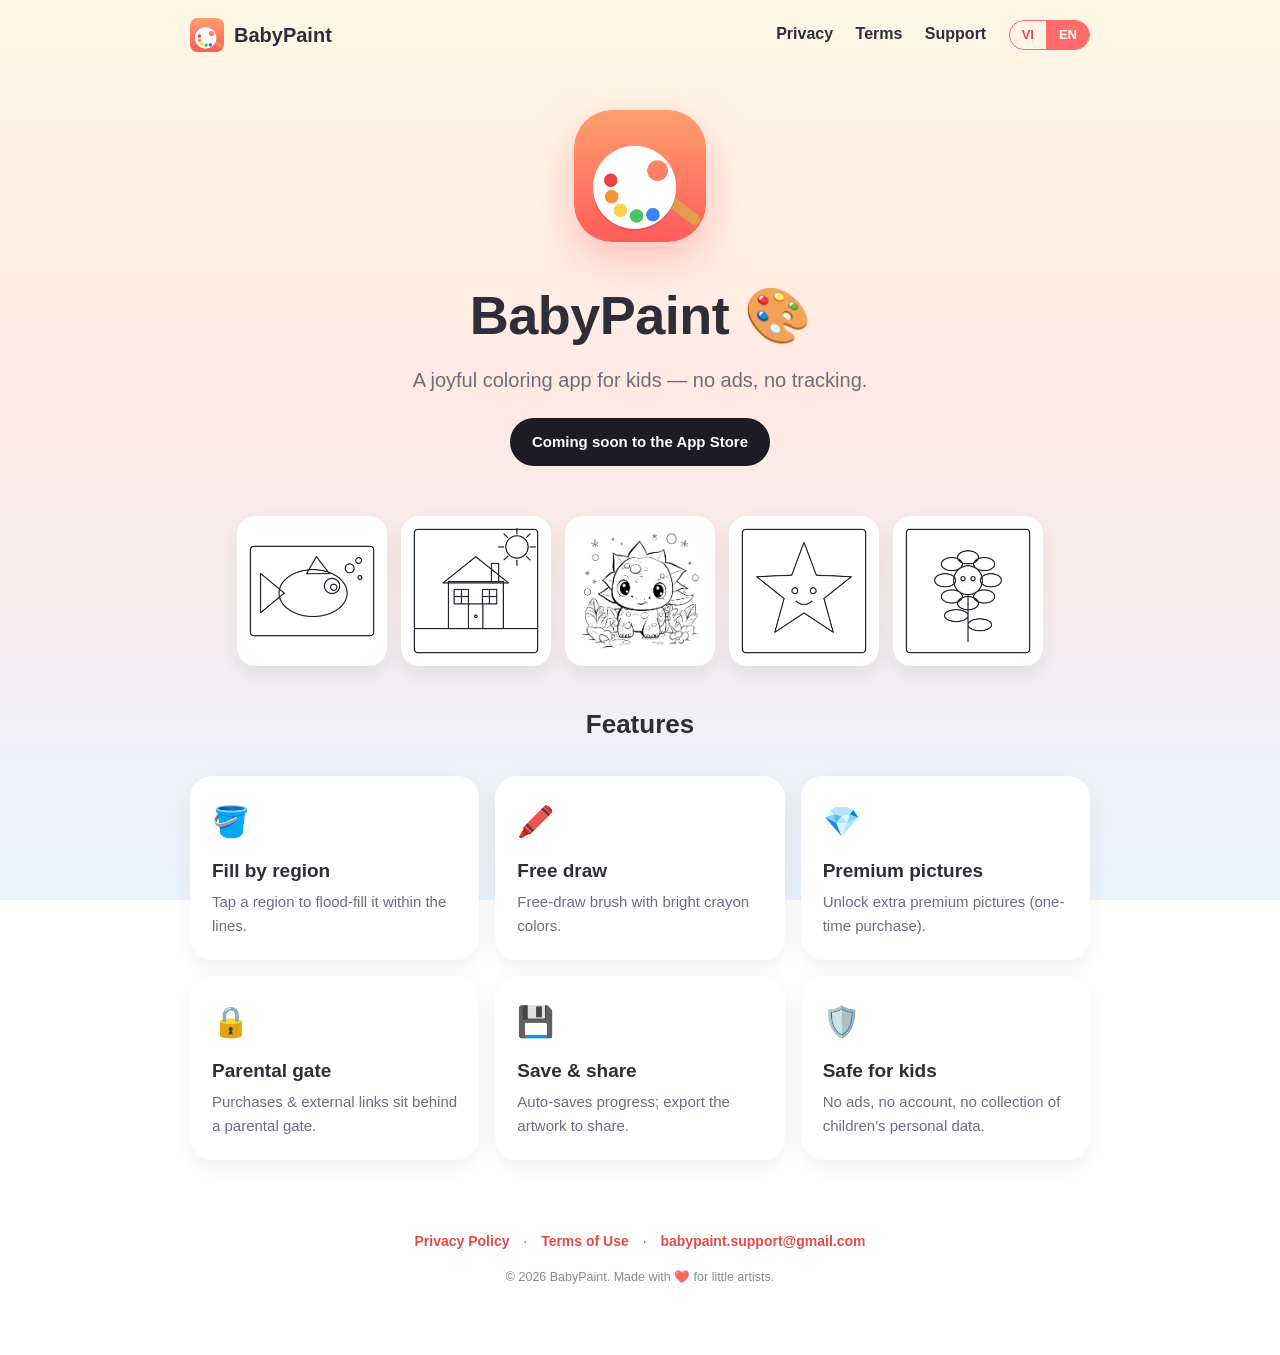
<file: index.html>
<!DOCTYPE html>
<html lang="vi" class="lang-vi"
  data-title-vi="BabyPaint — Ứng dụng tô màu cho bé"
  data-title-en="BabyPaint — A coloring app for kids"
  data-desc-vi="BabyPaint — ứng dụng tô màu cho trẻ em. Tô theo vùng, vẽ tự do, không quảng cáo, không theo dõi."
  data-desc-en="BabyPaint — a coloring app for kids: fill by region, free-draw, no ads, no tracking.">
<head>
  <meta charset="utf-8" />
  <meta name="viewport" content="width=device-width, initial-scale=1" />
  <title>BabyPaint — Ứng dụng tô màu cho bé</title>
  <meta name="description" content="BabyPaint — ứng dụng tô màu cho trẻ em. Tô theo vùng, vẽ tự do, không quảng cáo, không theo dõi. A coloring app for kids: no ads, no tracking." />
  <link rel="icon" href="assets/icon.png" />
  <link rel="stylesheet" href="styles.css" />
  <script>
    /* Set language ASAP to avoid a flash of the wrong language. */
    (function () {
      try {
        var s = localStorage.getItem('bp-lang');
        var l = (s === 'vi' || s === 'en') ? s
          : ((navigator.language || 'vi').toLowerCase().indexOf('vi') === 0 ? 'vi' : 'en');
        var d = document.documentElement;
        d.classList.remove('lang-vi', 'lang-en');
        d.classList.add('lang-' + l);
      } catch (e) {}
    })();
  </script>
</head>
<body>
  <nav class="nav">
    <span class="brand"><img src="assets/icon.png" alt="BabyPaint" /> BabyPaint</span>
    <span class="links">
      <a href="/privacy"><span class="t-vi">Quyền riêng tư</span><span class="t-en">Privacy</span></a>
      <a href="/terms"><span class="t-vi">Điều khoản</span><span class="t-en">Terms</span></a>
      <a href="#support"><span class="t-vi">Hỗ trợ</span><span class="t-en">Support</span></a>
      <span class="lang-switch" role="group" aria-label="Ngôn ngữ / Language">
        <button type="button" data-set-lang="vi" aria-pressed="true">VI</button>
        <button type="button" data-set-lang="en" aria-pressed="false">EN</button>
      </span>
    </span>
  </nav>

  <header class="hero">
    <img class="icon" src="assets/icon.png" alt="BabyPaint icon" />
    <h1>BabyPaint 🎨</h1>
    <p class="tagline">
      <span class="t-vi">Bé tô màu thỏa thích — không quảng cáo, không theo dõi.</span>
      <span class="t-en">A joyful coloring app for kids — no ads, no tracking.</span>
    </p>
    <div class="badge">
      <span class="t-vi">Sắp có trên App Store</span>
      <span class="t-en">Coming soon to the App Store</span>
    </div>
  </header>

  <main class="wrap">
    <section class="gallery">
      <img src="assets/fish.png" alt="Chú cá / Fish" />
      <img src="assets/house.png" alt="Ngôi nhà / House" />
      <img src="assets/dino1.jpg" alt="Khủng long / Dinosaur" />
      <img src="assets/star.png" alt="Ngôi sao / Star" />
      <img src="assets/flower.png" alt="Bông hoa / Flower" />
    </section>

    <h2 class="section-title">
      <span class="t-vi">Tính năng</span>
      <span class="t-en">Features</span>
    </h2>
    <section class="features">
      <div class="card">
        <div class="emoji">🪣</div>
        <h3><span class="t-vi">Tô theo vùng</span><span class="t-en">Fill by region</span></h3>
        <p>
          <span class="t-vi">Chạm vào một vùng để đổ màu, không lem ra ngoài nét.</span>
          <span class="t-en">Tap a region to flood-fill it within the lines.</span>
        </p>
      </div>
      <div class="card">
        <div class="emoji">🖍️</div>
        <h3><span class="t-vi">Vẽ tự do</span><span class="t-en">Free draw</span></h3>
        <p>
          <span class="t-vi">Bút nhiều cỡ và bảng màu sáp tươi sáng.</span>
          <span class="t-en">Free-draw brush with bright crayon colors.</span>
        </p>
      </div>
      <div class="card">
        <div class="emoji">💎</div>
        <h3><span class="t-vi">Tranh cao cấp</span><span class="t-en">Premium pictures</span></h3>
        <p>
          <span class="t-vi">Mở khoá thêm nhiều tranh đẹp (mua một lần).</span>
          <span class="t-en">Unlock extra premium pictures (one-time purchase).</span>
        </p>
      </div>
      <div class="card">
        <div class="emoji">🔒</div>
        <h3><span class="t-vi">Cổng phụ huynh</span><span class="t-en">Parental gate</span></h3>
        <p>
          <span class="t-vi">Mua hàng và liên kết ra ngoài đều sau cổng phụ huynh.</span>
          <span class="t-en">Purchases &amp; external links sit behind a parental gate.</span>
        </p>
      </div>
      <div class="card">
        <div class="emoji">💾</div>
        <h3><span class="t-vi">Lưu &amp; chia sẻ</span><span class="t-en">Save &amp; share</span></h3>
        <p>
          <span class="t-vi">Tự lưu bài đang tô; xuất ảnh để khoe ông bà.</span>
          <span class="t-en">Auto-saves progress; export the artwork to share.</span>
        </p>
      </div>
      <div class="card">
        <div class="emoji">🛡️</div>
        <h3><span class="t-vi">An toàn cho bé</span><span class="t-en">Safe for kids</span></h3>
        <p>
          <span class="t-vi">Không quảng cáo, không tài khoản, không thu thập dữ liệu cá nhân của bé.</span>
          <span class="t-en">No ads, no account, no collection of children's personal data.</span>
        </p>
      </div>
    </section>
  </main>

  <footer class="footer" id="support">
    <div class="links">
      <a href="/privacy"><span class="t-vi">Chính sách quyền riêng tư</span><span class="t-en">Privacy Policy</span></a> ·
      <a href="/terms"><span class="t-vi">Điều khoản sử dụng</span><span class="t-en">Terms of Use</span></a> ·
      <a href="mailto:babypaint.support@gmail.com">babypaint.support@gmail.com</a>
    </div>
    <p class="small">© 2026 BabyPaint. Made with ❤️ for little artists.</p>
  </footer>

  <script src="lang.js" defer></script>
</body>
</html>
</file>
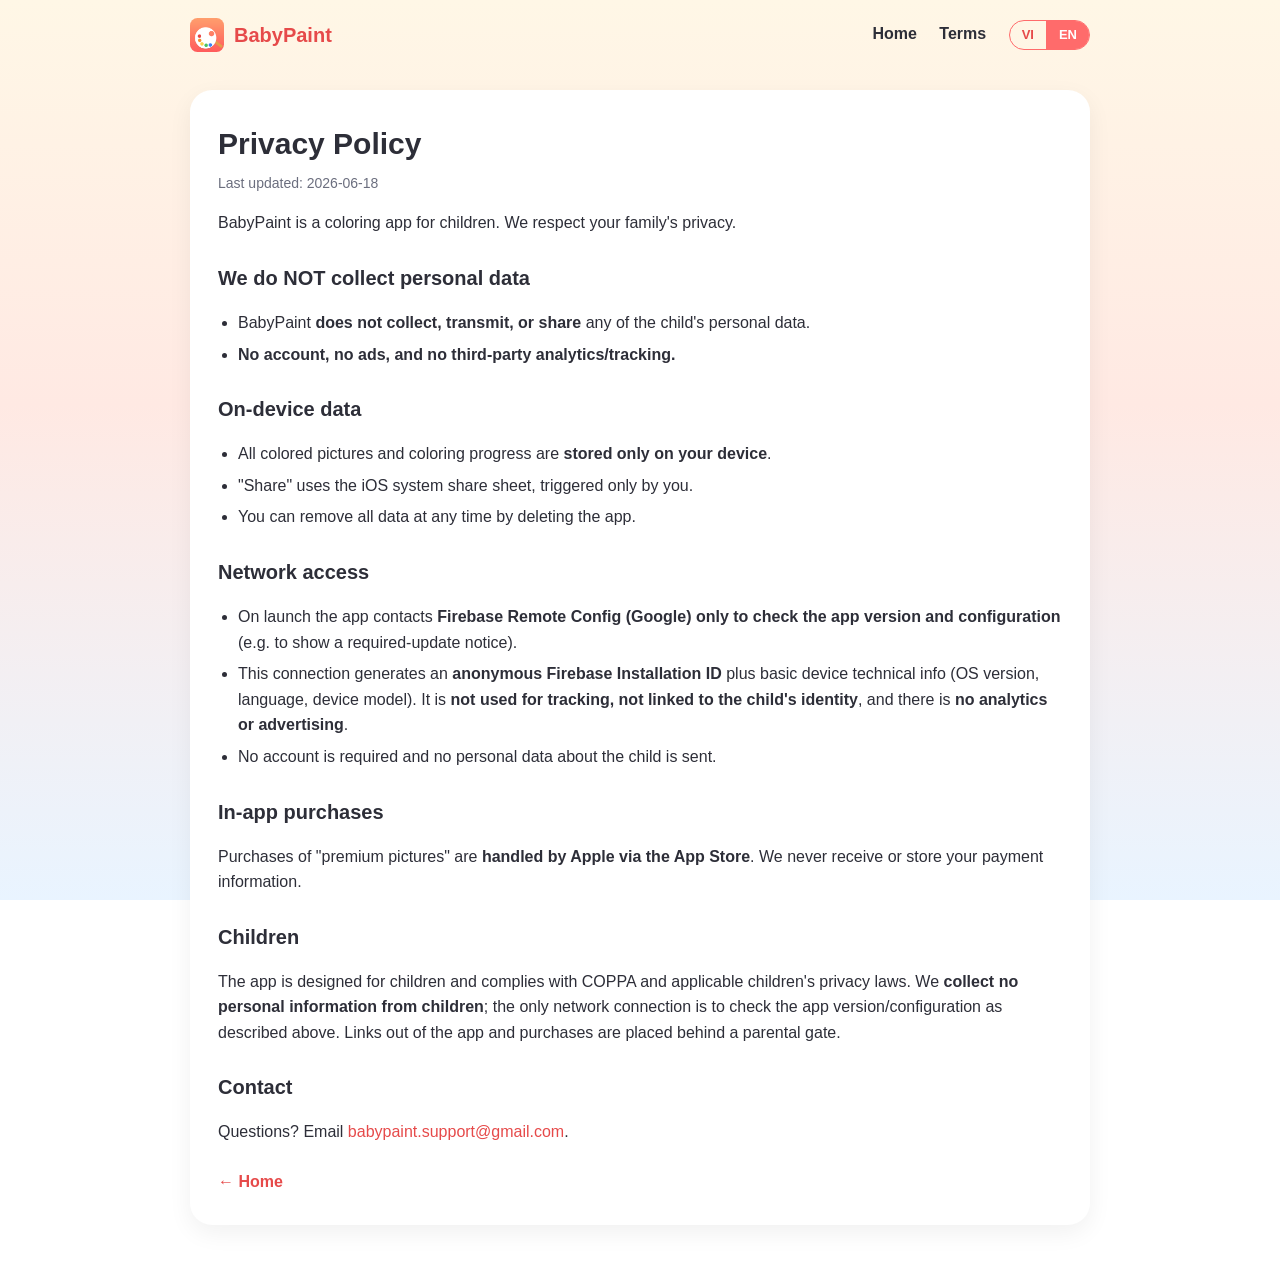
<file: privacy.html>
<!DOCTYPE html>
<html lang="vi" class="lang-vi"
  data-title-vi="Chính sách quyền riêng tư — BabyPaint"
  data-title-en="Privacy Policy — BabyPaint"
  data-desc-vi="Chính sách quyền riêng tư của BabyPaint — không thu thập dữ liệu cá nhân."
  data-desc-en="BabyPaint privacy policy — we collect no personal data.">
<head>
  <meta charset="utf-8" />
  <meta name="viewport" content="width=device-width, initial-scale=1" />
  <title>Chính sách quyền riêng tư — BabyPaint</title>
  <meta name="description" content="BabyPaint privacy policy — we collect no personal data. Chính sách quyền riêng tư của BabyPaint — không thu thập dữ liệu cá nhân." />
  <link rel="icon" href="assets/icon.png" />
  <link rel="stylesheet" href="styles.css" />
  <script>
    /* Set language ASAP to avoid a flash of the wrong language. */
    (function () {
      try {
        var s = localStorage.getItem('bp-lang');
        var l = (s === 'vi' || s === 'en') ? s
          : ((navigator.language || 'vi').toLowerCase().indexOf('vi') === 0 ? 'vi' : 'en');
        var d = document.documentElement;
        d.classList.remove('lang-vi', 'lang-en');
        d.classList.add('lang-' + l);
      } catch (e) {}
    })();
  </script>
</head>
<body>
  <nav class="nav">
    <a class="brand" href="/"><img src="assets/icon.png" alt="BabyPaint" /> BabyPaint</a>
    <span class="links">
      <a href="/"><span class="t-vi">Trang chủ</span><span class="t-en">Home</span></a>
      <a href="/terms"><span class="t-vi">Điều khoản</span><span class="t-en">Terms</span></a>
      <span class="lang-switch" role="group" aria-label="Ngôn ngữ / Language">
        <button type="button" data-set-lang="vi" aria-pressed="true">VI</button>
        <button type="button" data-set-lang="en" aria-pressed="false">EN</button>
      </span>
    </span>
  </nav>

  <main class="wrap">
    <article class="doc">
      <div class="t-vi">
        <h1>Chính sách quyền riêng tư</h1>
        <p class="updated">Cập nhật lần cuối: 18/06/2026</p>
        <p>BabyPaint là ứng dụng tô màu dành cho trẻ em. Chúng tôi coi trọng quyền riêng tư của gia đình bạn.</p>

        <h2>Chúng tôi KHÔNG thu thập dữ liệu cá nhân</h2>
        <ul>
          <li>BabyPaint <strong>không thu thập, không truyền đi, và không chia sẻ</strong> bất kỳ dữ liệu cá nhân nào của bé.</li>
          <li><strong>Không tài khoản, không quảng cáo, và không có công cụ phân tích/theo dõi của bên thứ ba.</strong></li>
        </ul>

        <h2>Dữ liệu trên máy</h2>
        <ul>
          <li>Mọi bức tranh và tiến trình tô của bé <strong>chỉ được lưu trên thiết bị của bạn</strong>.</li>
          <li>Tính năng "Chia sẻ" dùng bảng chia sẻ của hệ thống iOS, do bạn chủ động bấm.</li>
          <li>Bạn có thể xoá toàn bộ dữ liệu bất cứ lúc nào bằng cách xoá ứng dụng.</li>
        </ul>

        <h2>Kết nối mạng</h2>
        <ul>
          <li>Khi khởi động, ứng dụng kết nối tới <strong>Firebase Remote Config (Google)</strong> <strong>chỉ để kiểm tra phiên bản và cấu hình ứng dụng</strong> (ví dụ: hiển thị thông báo cập nhật khi cần).</li>
          <li>Kết nối này tạo một <strong>mã cài đặt ẩn danh (Firebase Installation ID)</strong> cùng thông tin kỹ thuật cơ bản của thiết bị (phiên bản hệ điều hành, ngôn ngữ, kiểu máy). Mã này <strong>không dùng để theo dõi, không gắn với danh tính của bé</strong>, và <strong>không có công cụ phân tích hay quảng cáo</strong>.</li>
          <li>Bé không cần tài khoản và không có dữ liệu cá nhân nào của bé được gửi đi.</li>
        </ul>

        <h2>Mua hàng trong ứng dụng</h2>
        <p>Việc mua "tranh cao cấp" được <strong>Apple xử lý qua App Store</strong>. Chúng tôi không nhận hay lưu trữ thông tin thanh toán của bạn.</p>

        <h2>Trẻ em</h2>
        <p>Ứng dụng được thiết kế cho trẻ em và tuân thủ COPPA cùng các quy định bảo vệ trẻ em hiện hành. Chúng tôi <strong>không thu thập thông tin cá nhân từ trẻ em</strong>; kết nối duy nhất là để kiểm tra phiên bản/cấu hình ứng dụng như mô tả ở trên. Các liên kết ra ngoài và việc mua hàng đều được đặt sau "cổng phụ huynh".</p>

        <h2>Liên hệ</h2>
        <p>Mọi câu hỏi xin gửi về <a href="mailto:babypaint.support@gmail.com">babypaint.support@gmail.com</a>.</p>
      </div>

      <div class="t-en">
        <h1>Privacy Policy</h1>
        <p class="updated">Last updated: 2026-06-18</p>
        <p>BabyPaint is a coloring app for children. We respect your family's privacy.</p>

        <h2>We do NOT collect personal data</h2>
        <ul>
          <li>BabyPaint <strong>does not collect, transmit, or share</strong> any of the child's personal data.</li>
          <li><strong>No account, no ads, and no third-party analytics/tracking.</strong></li>
        </ul>

        <h2>On-device data</h2>
        <ul>
          <li>All colored pictures and coloring progress are <strong>stored only on your device</strong>.</li>
          <li>"Share" uses the iOS system share sheet, triggered only by you.</li>
          <li>You can remove all data at any time by deleting the app.</li>
        </ul>

        <h2>Network access</h2>
        <ul>
          <li>On launch the app contacts <strong>Firebase Remote Config (Google)</strong> <strong>only to check the app version and configuration</strong> (e.g. to show a required-update notice).</li>
          <li>This connection generates an <strong>anonymous Firebase Installation ID</strong> plus basic device technical info (OS version, language, device model). It is <strong>not used for tracking, not linked to the child's identity</strong>, and there is <strong>no analytics or advertising</strong>.</li>
          <li>No account is required and no personal data about the child is sent.</li>
        </ul>

        <h2>In-app purchases</h2>
        <p>Purchases of "premium pictures" are <strong>handled by Apple via the App Store</strong>. We never receive or store your payment information.</p>

        <h2>Children</h2>
        <p>The app is designed for children and complies with COPPA and applicable children's privacy laws. We <strong>collect no personal information from children</strong>; the only network connection is to check the app version/configuration as described above. Links out of the app and purchases are placed behind a parental gate.</p>

        <h2>Contact</h2>
        <p>Questions? Email <a href="mailto:babypaint.support@gmail.com">babypaint.support@gmail.com</a>.</p>
      </div>

      <a class="back" href="/"><span class="t-vi">← Trang chủ</span><span class="t-en">← Home</span></a>
    </article>
  </main>

  <script src="lang.js" defer></script>
</body>
</html>
</file>
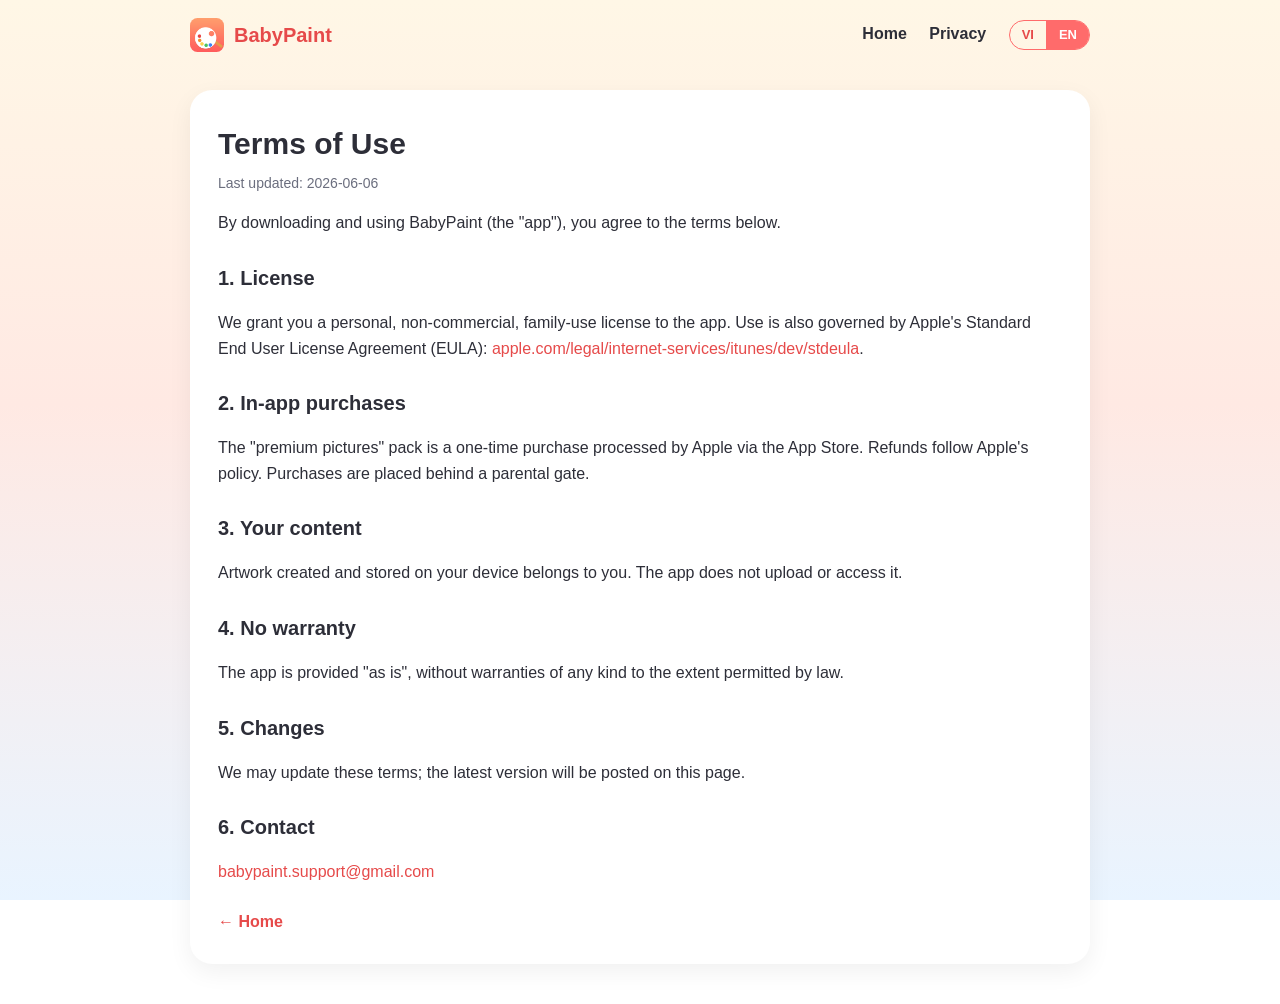
<file: terms.html>
<!DOCTYPE html>
<html lang="vi" class="lang-vi"
  data-title-vi="Điều khoản sử dụng — BabyPaint"
  data-title-en="Terms of Use — BabyPaint"
  data-desc-vi="Điều khoản sử dụng của BabyPaint."
  data-desc-en="BabyPaint Terms of Use.">
<head>
  <meta charset="utf-8" />
  <meta name="viewport" content="width=device-width, initial-scale=1" />
  <title>Điều khoản sử dụng — BabyPaint</title>
  <meta name="description" content="BabyPaint Terms of Use / Điều khoản sử dụng." />
  <link rel="icon" href="assets/icon.png" />
  <link rel="stylesheet" href="styles.css" />
  <script>
    /* Set language ASAP to avoid a flash of the wrong language. */
    (function () {
      try {
        var s = localStorage.getItem('bp-lang');
        var l = (s === 'vi' || s === 'en') ? s
          : ((navigator.language || 'vi').toLowerCase().indexOf('vi') === 0 ? 'vi' : 'en');
        var d = document.documentElement;
        d.classList.remove('lang-vi', 'lang-en');
        d.classList.add('lang-' + l);
      } catch (e) {}
    })();
  </script>
</head>
<body>
  <nav class="nav">
    <a class="brand" href="/"><img src="assets/icon.png" alt="BabyPaint" /> BabyPaint</a>
    <span class="links">
      <a href="/"><span class="t-vi">Trang chủ</span><span class="t-en">Home</span></a>
      <a href="/privacy"><span class="t-vi">Quyền riêng tư</span><span class="t-en">Privacy</span></a>
      <span class="lang-switch" role="group" aria-label="Ngôn ngữ / Language">
        <button type="button" data-set-lang="vi" aria-pressed="true">VI</button>
        <button type="button" data-set-lang="en" aria-pressed="false">EN</button>
      </span>
    </span>
  </nav>

  <main class="wrap">
    <article class="doc">
      <div class="t-vi">
        <h1>Điều khoản sử dụng</h1>
        <p class="updated">Cập nhật lần cuối: 06/06/2026</p>
        <p>Bằng việc tải và sử dụng BabyPaint ("ứng dụng"), bạn đồng ý với các điều khoản dưới đây.</p>

        <h2>1. Giấy phép sử dụng</h2>
        <p>Chúng tôi cấp cho bạn quyền sử dụng ứng dụng cho mục đích cá nhân, phi thương mại, dành cho gia đình. Việc sử dụng cũng tuân theo Thoả thuận Cấp phép Người dùng Cuối (EULA) tiêu chuẩn của Apple:
          <a href="https://www.apple.com/legal/internet-services/itunes/dev/stdeula/" target="_blank" rel="noopener">apple.com/legal/internet-services/itunes/dev/stdeula</a>.</p>

        <h2>2. Mua hàng trong ứng dụng</h2>
        <p>Gói "tranh cao cấp" là khoản mua một lần, được Apple xử lý qua App Store. Việc hoàn tiền tuân theo chính sách của Apple. Mua hàng được đặt sau cổng phụ huynh.</p>

        <h2>3. Nội dung của bạn</h2>
        <p>Tranh do bé tô và lưu trên máy thuộc về bạn. Ứng dụng không tải lên hay truy cập các nội dung đó.</p>

        <h2>4. Không bảo đảm</h2>
        <p>Ứng dụng được cung cấp "nguyên trạng", không kèm bảo đảm dưới bất kỳ hình thức nào trong phạm vi pháp luật cho phép.</p>

        <h2>5. Thay đổi</h2>
        <p>Chúng tôi có thể cập nhật điều khoản này; phiên bản mới sẽ được đăng tại trang này.</p>

        <h2>6. Liên hệ</h2>
        <p><a href="mailto:babypaint.support@gmail.com">babypaint.support@gmail.com</a></p>
      </div>

      <div class="t-en">
        <h1>Terms of Use</h1>
        <p class="updated">Last updated: 2026-06-06</p>
        <p>By downloading and using BabyPaint (the "app"), you agree to the terms below.</p>

        <h2>1. License</h2>
        <p>We grant you a personal, non-commercial, family-use license to the app. Use is also governed by Apple's Standard End User License Agreement (EULA):
          <a href="https://www.apple.com/legal/internet-services/itunes/dev/stdeula/" target="_blank" rel="noopener">apple.com/legal/internet-services/itunes/dev/stdeula</a>.</p>

        <h2>2. In-app purchases</h2>
        <p>The "premium pictures" pack is a one-time purchase processed by Apple via the App Store. Refunds follow Apple's policy. Purchases are placed behind a parental gate.</p>

        <h2>3. Your content</h2>
        <p>Artwork created and stored on your device belongs to you. The app does not upload or access it.</p>

        <h2>4. No warranty</h2>
        <p>The app is provided "as is", without warranties of any kind to the extent permitted by law.</p>

        <h2>5. Changes</h2>
        <p>We may update these terms; the latest version will be posted on this page.</p>

        <h2>6. Contact</h2>
        <p><a href="mailto:babypaint.support@gmail.com">babypaint.support@gmail.com</a></p>
      </div>

      <a class="back" href="/"><span class="t-vi">← Trang chủ</span><span class="t-en">← Home</span></a>
    </article>
  </main>

  <script src="lang.js" defer></script>
</body>
</html>
</file>
<file: styles.css>
:root {
  --coral: #ff6b6b;
  --coral-dark: #e64a4a;
  --ink: #2d2e38;
  --muted: #6b6e7e;
  --card: #ffffff;
  --radius: 22px;
}

* { box-sizing: border-box; }

html { scroll-behavior: smooth; }

body {
  margin: 0;
  font-family: -apple-system, BlinkMacSystemFont, "Segoe UI", Roboto, "Helvetica Neue", Arial, sans-serif;
  color: var(--ink);
  line-height: 1.6;
  background: linear-gradient(180deg, #fff7e6 0%, #ffe9e3 45%, #e9f4ff 100%);
  background-attachment: fixed;
  -webkit-font-smoothing: antialiased;
}

a { color: var(--coral-dark); text-decoration: none; }
a:hover { text-decoration: underline; }

.wrap { max-width: 940px; margin: 0 auto; padding: 0 20px; }

/* Nav */
.nav {
  display: flex; align-items: center; justify-content: space-between;
  padding: 18px 20px; max-width: 940px; margin: 0 auto;
}
.nav .brand { display: flex; align-items: center; gap: 10px; font-weight: 800; font-size: 20px; }
.nav .brand img { width: 34px; height: 34px; border-radius: 22%; }
.nav .links a { margin-left: 18px; font-weight: 600; color: var(--ink); }

/* Hero */
.hero { text-align: center; padding: 40px 20px 16px; }
.hero img.icon {
  width: 132px; height: 132px; border-radius: 29%;
  box-shadow: 0 16px 40px rgba(255,107,107,.35);
}
.hero h1 { font-size: clamp(34px, 6vw, 54px); margin: 22px 0 6px; font-weight: 900; letter-spacing: -.5px; }
.hero .tagline { font-size: 20px; color: var(--muted); margin: 0 auto; max-width: 640px; }
.hero .tagline .en { display: block; font-size: 16px; opacity: .8; margin-top: 4px; }

.badge {
  display: inline-block; margin-top: 22px; padding: 12px 22px; border-radius: 999px;
  background: #1c1c22; color: #fff; font-weight: 700; font-size: 15px;
}
.badge .sub { display:block; font-size: 12px; font-weight: 500; opacity:.7; }

/* Gallery */
.gallery { display: flex; gap: 14px; justify-content: center; flex-wrap: wrap; padding: 34px 20px 8px; }
.gallery img {
  width: 150px; height: 150px; object-fit: contain; background: #fff;
  border-radius: 18px; padding: 8px; box-shadow: 0 8px 20px rgba(0,0,0,.08);
}

/* Features */
.features { display: grid; grid-template-columns: repeat(auto-fit, minmax(240px, 1fr)); gap: 16px; padding: 30px 0; }
.card {
  background: var(--card); border-radius: var(--radius); padding: 22px;
  box-shadow: 0 8px 24px rgba(0,0,0,.06);
}
.card .emoji { font-size: 30px; }
.card h3 { margin: 10px 0 4px; font-size: 19px; }
.card p { margin: 0; color: var(--muted); font-size: 15px; }
.card p .en { display: block; opacity: .8; font-size: 13.5px; }

/* Section heading */
.section-title { text-align:center; font-size: 26px; font-weight: 800; margin: 30px 0 0; }

/* Footer */
.footer { text-align: center; color: var(--muted); padding: 40px 20px 56px; font-size: 14px; }
.footer .links a { margin: 0 10px; font-weight: 600; }
.footer .small { margin-top: 14px; font-size: 12.5px; opacity: .8; }

/* Document pages (privacy / terms) */
.doc { background: var(--card); border-radius: var(--radius); padding: 30px 28px; margin: 20px 0 40px; box-shadow: 0 8px 24px rgba(0,0,0,.06); }
.doc h1 { font-size: 30px; margin: 0 0 4px; }
.doc h2 { font-size: 20px; margin: 26px 0 8px; }
.doc .updated { color: var(--muted); font-size: 14px; margin: 0 0 8px; }
.doc ul { padding-left: 20px; }
.doc li { margin: 6px 0; }
.lang-pill {
  display:inline-block; margin: 28px 0 4px; padding: 5px 14px; border-radius: 999px;
  background: var(--coral); color:#fff; font-weight:700; font-size: 13px;
}
.divider { border: none; border-top: 2px dashed #e3c9c9; margin: 34px 0; }
.back { display:inline-block; margin-top: 8px; font-weight: 600; }

/* Language switching — show only the active language.
   No JS → root keeps class "lang-vi" by default, so Vietnamese shows. */
html.lang-en .t-vi { display: none !important; }
html.lang-vi .t-en { display: none !important; }

.lang-switch {
  display: inline-flex; vertical-align: middle; margin-left: 18px;
  border: 1.5px solid var(--coral); border-radius: 999px; overflow: hidden;
}
.lang-switch button {
  appearance: none; border: none; background: transparent; cursor: pointer;
  font-family: inherit; font-weight: 700; font-size: 13px; line-height: 1.4;
  padding: 5px 12px; color: var(--coral-dark);
}
.lang-switch button + button { border-left: 1.5px solid var(--coral); }
.lang-switch button[aria-pressed="true"] { background: var(--coral); color: #fff; }
.lang-switch button:hover { background: rgba(255,107,107,.14); }
.lang-switch button[aria-pressed="true"]:hover { background: var(--coral); }
</file>
